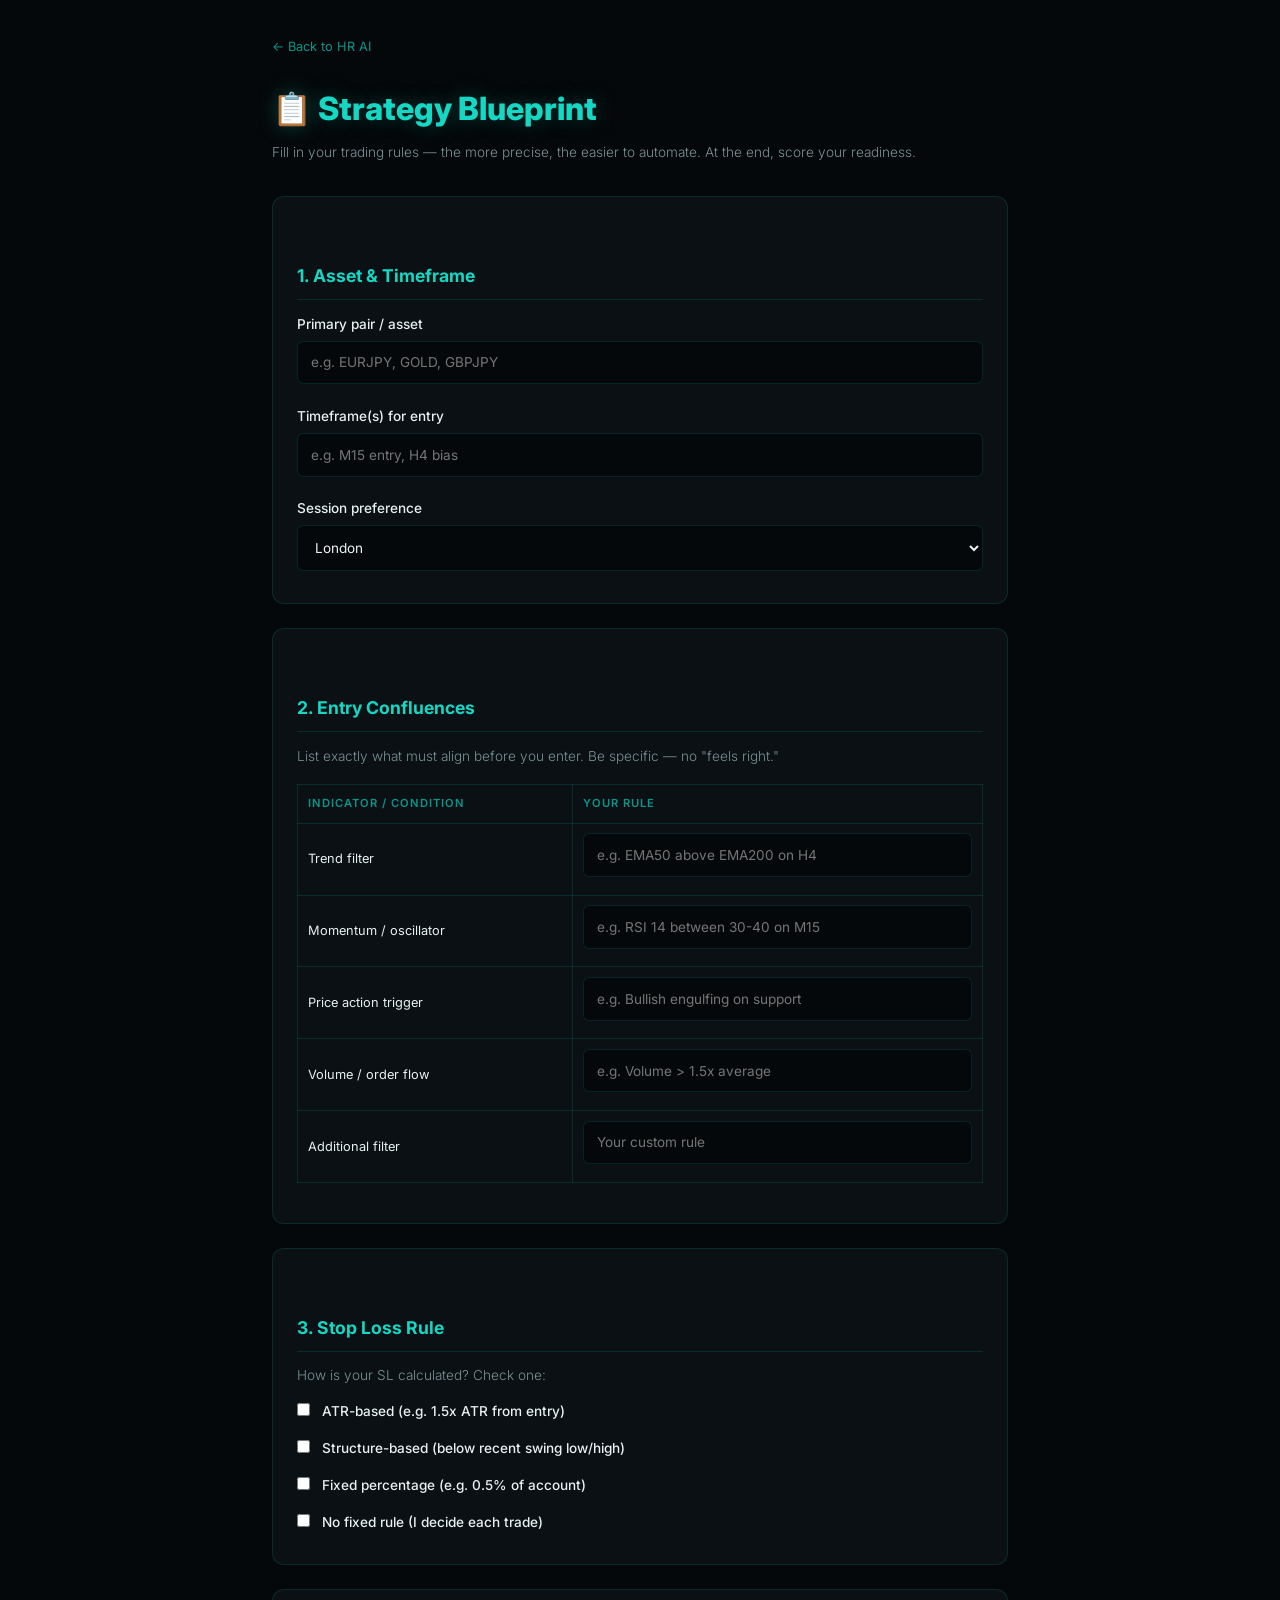
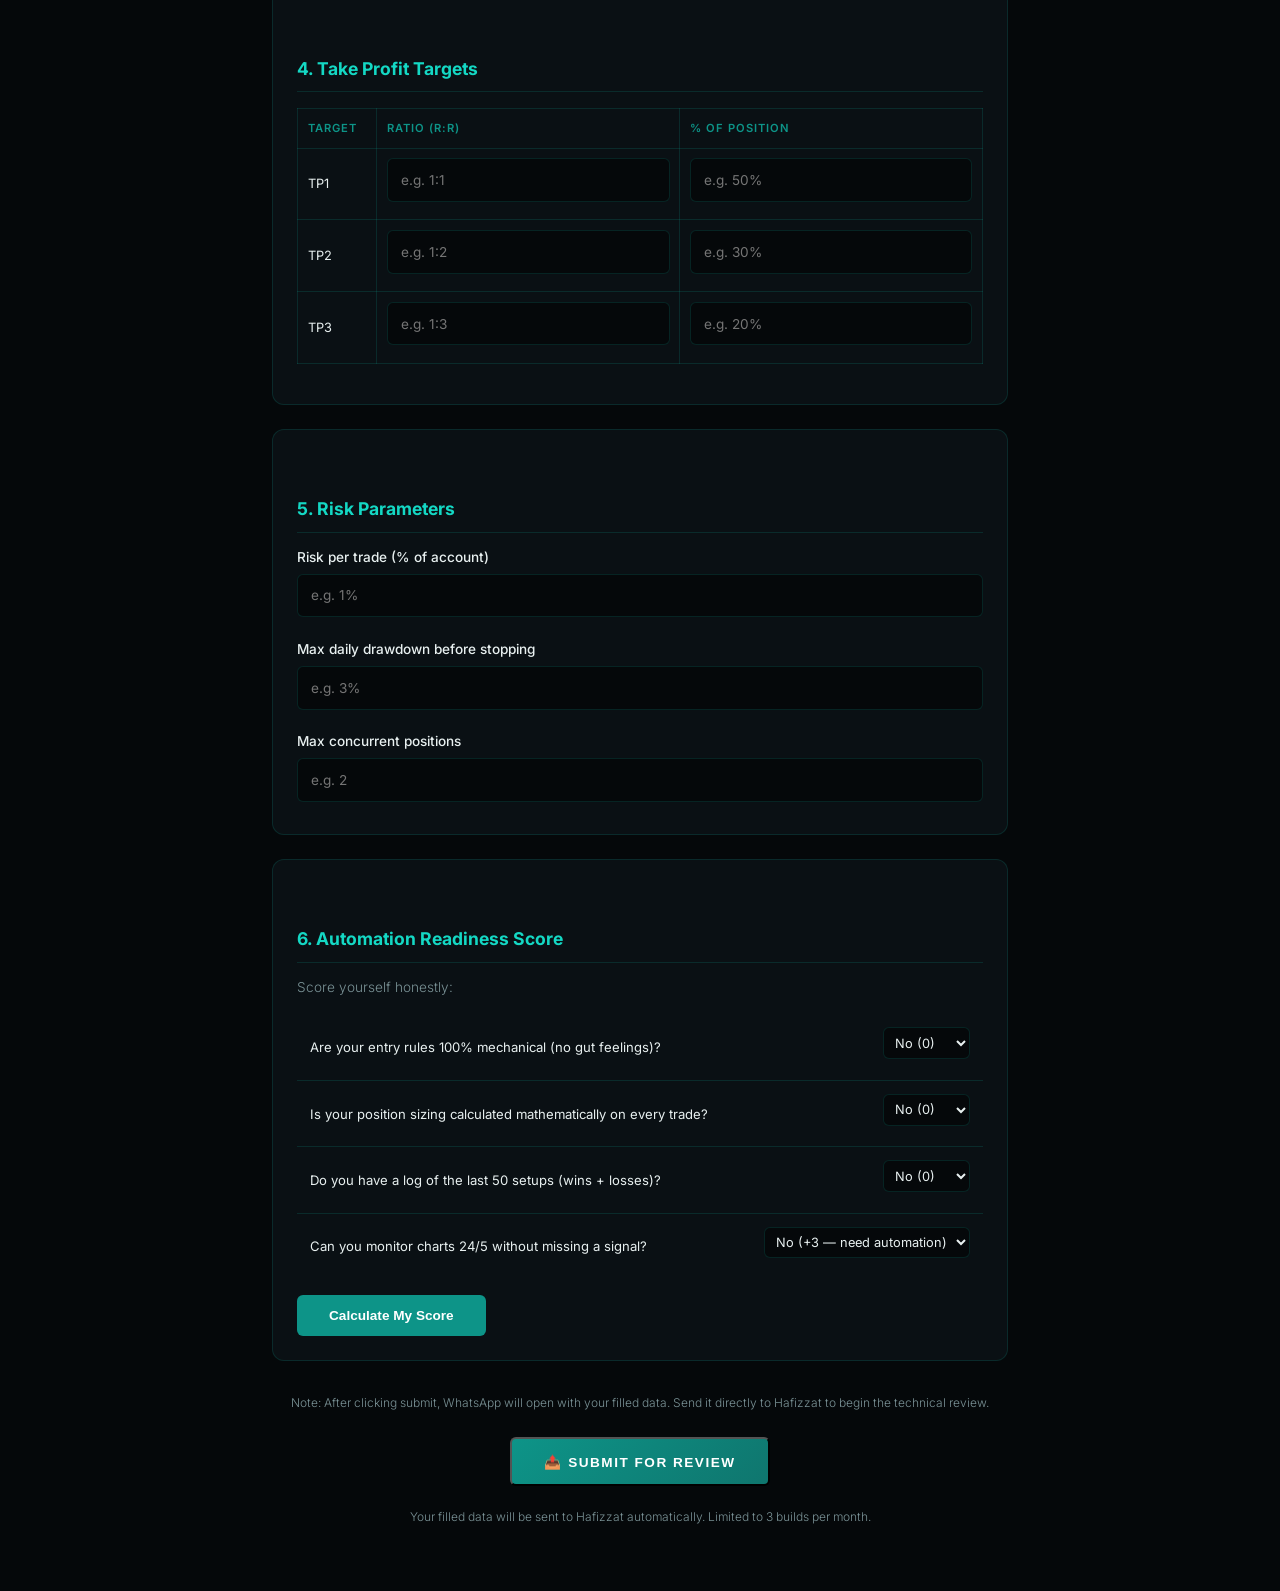
<file: blueprint.html>
<!DOCTYPE html>
<html lang="en">
<head>
<meta charset="UTF-8">
<meta name="viewport" content="width=device-width, initial-scale=1.0">
<title>Strategy Blueprint — HR AI</title>
<link href="https://fonts.googleapis.com/css2?family=Inter:wght@300;400;500;600;700;800;900&family=JetBrains+Mono:wght@400;500;700&display=swap" rel="stylesheet">
<style>
* { margin:0; padding:0; box-sizing:border-box; }
:root {
  --cyan: #0d9488; --cyan-bright: #14d8c4; --cyan-glow: rgba(13,148,136,0.4);
  --cyan-dim: rgba(13,148,136,0.15); --bg: #05080a; --bg-card: rgba(13,20,25,0.7);
  --text: #e8f0f0; --text-dim: #7a9296; --border: rgba(13,148,136,0.2);
}
body { font-family:'Inter',sans-serif; background:var(--bg); color:var(--text); padding:2rem; max-width:800px; margin:0 auto; line-height:1.7; }
h1 { color:var(--cyan-bright); font-size:2rem; font-weight:800; margin-bottom:0.3rem; text-shadow:0 0 20px var(--cyan-glow); }
h2 { color:var(--cyan-bright); font-size:1.1rem; font-weight:700; margin-top:2.5rem; margin-bottom:0.8rem; border-bottom:1px solid var(--border); padding-bottom:0.5rem; }
h3 { font-size:0.95rem; font-weight:600; margin-top:1.5rem; margin-bottom:0.5rem; }
p, li { color:var(--text-dim); font-size:0.85rem; font-weight:300; }
.section { background:var(--bg-card); border:1px solid var(--border); border-radius:12px; padding:1.5rem; margin-bottom:1.5rem; }
label { display:block; font-size:0.85rem; margin:0.8rem 0 0.3rem; color:var(--text); font-weight:500; }
input, textarea, select { width:100%; padding:0.8rem; border-radius:6px; border:1px solid var(--border); background:var(--bg); color:var(--text); font-family:'Inter',sans-serif; font-size:0.85rem; margin-bottom:0.5rem; }
input:focus, textarea:focus { outline:none; border-color:var(--cyan); }
table { width:100%; border-collapse:collapse; margin:1rem 0; font-size:0.8rem; }
td, th { border:1px solid var(--border); padding:0.6rem; text-align:left; }
th { color:var(--cyan); font-weight:600; font-size:0.7rem; text-transform:uppercase; letter-spacing:1px; }
.quiz-item { display:flex; justify-content:space-between; align-items:center; padding:0.8rem; border-bottom:1px solid var(--border); }
.quiz-item:last-child { border-bottom:none; }
.quiz-item span { font-size:0.82rem; color:var(--text); }
.quiz-item select { width:auto; padding:0.4rem; font-size:0.8rem; }
.score-box { text-align:center; padding:1.5rem; border:1px solid var(--cyan); border-radius:12px; margin:1.5rem 0; background:var(--cyan-dim); }
.score-box .num { font-family:'JetBrains Mono',monospace; font-size:2.5rem; color:var(--cyan-bright); text-shadow:0 0 20px var(--cyan-glow); }
.btn { display:inline-block; padding:0.9rem 2rem; border-radius:6px; text-decoration:none; font-weight:700; font-size:0.85rem; text-transform:uppercase; letter-spacing:1.5px; margin:0.5rem 0; }
.btn-primary { background:linear-gradient(135deg,var(--cyan),#0f766e); color:#fff; }
.btn-outline { border:1px solid var(--border); color:var(--cyan-bright); background:transparent; }
.back { color:var(--cyan); text-decoration:none; font-size:0.8rem; display:inline-block; margin-bottom:1.5rem; }
.calc-btn { background:var(--cyan); color:#fff; border:none; padding:0.8rem 2rem; border-radius:6px; cursor:pointer; font-weight:700; font-size:0.85rem; margin-top:1rem; }
.calc-btn:hover { box-shadow:0 0 20px var(--cyan-glow); }
</style>
</head>
<body>
<a href="/hr-ai/" class="back">← Back to HR AI</a>
<h1>📋 Strategy Blueprint</h1>
<p style="margin-bottom:2rem;">Fill in your trading rules — the more precise, the easier to automate. At the end, score your readiness.</p>

<div class="section">
<h2>1. Asset & Timeframe</h2>
<label>Primary pair / asset</label>
<input id="asset" type="text" placeholder="e.g. EURJPY, GOLD, GBPJPY">
<label>Timeframe(s) for entry</label>
<input id="timeframe" type="text" placeholder="e.g. M15 entry, H4 bias">
<label>Session preference</label>
<select id="session"><option>London</option><option>New York</option><option>Asian</option><option>Any / All</option></select>
</div>

<div class="section">
<h2>2. Entry Confluences</h2>
<p style="margin-bottom:0.8rem;">List exactly what must align before you enter. Be specific — no "feels right."</p>
<table>
<tr><th>Indicator / Condition</th><th>Your Rule</th></tr>
<tr><td>Trend filter</td><td><input placeholder="e.g. EMA50 above EMA200 on H4"></td></tr>
<tr><td>Momentum / oscillator</td><td><input placeholder="e.g. RSI 14 between 30-40 on M15"></td></tr>
<tr><td>Price action trigger</td><td><input placeholder="e.g. Bullish engulfing on support"></td></tr>
<tr><td>Volume / order flow</td><td><input placeholder="e.g. Volume > 1.5x average"></td></tr>
<tr><td>Additional filter</td><td><input placeholder="Your custom rule"></td></tr>
</table>
</div>

<div class="section">
<h2>3. Stop Loss Rule</h2>
<p>How is your SL calculated? Check one:</p>
<label><input type="checkbox" style="width:auto; margin-right:0.5rem;"> ATR-based (e.g. 1.5x ATR from entry)</label>
<label><input type="checkbox" style="width:auto; margin-right:0.5rem;"> Structure-based (below recent swing low/high)</label>
<label><input type="checkbox" style="width:auto; margin-right:0.5rem;"> Fixed percentage (e.g. 0.5% of account)</label>
<label><input type="checkbox" style="width:auto; margin-right:0.5rem;"> No fixed rule (I decide each trade)</label>
</div>

<div class="section">
<h2>4. Take Profit Targets</h2>
<table>
<tr><th>Target</th><th>Ratio (R:R)</th><th>% of position</th></tr>
<tr><td>TP1</td><td><input placeholder="e.g. 1:1"></td><td><input placeholder="e.g. 50%"></td></tr>
<tr><td>TP2</td><td><input placeholder="e.g. 1:2"></td><td><input placeholder="e.g. 30%"></td></tr>
<tr><td>TP3</td><td><input placeholder="e.g. 1:3"></td><td><input placeholder="e.g. 20%"></td></tr>
</table>
</div>

<div class="section">
<h2>5. Risk Parameters</h2>
<label>Risk per trade (% of account)</label>
<input id="risk" type="text" placeholder="e.g. 1%">
<label>Max daily drawdown before stopping</label>
<input id="maxdd" type="text" placeholder="e.g. 3%">
<label>Max concurrent positions</label>
<input id="maxpos" type="text" placeholder="e.g. 2">
</div>

<div class="section">
<h2>6. Automation Readiness Score</h2>
<p style="margin-bottom:1rem;">Score yourself honestly:</p>
<div id="quiz">
<div class="quiz-item"><span>Are your entry rules 100% mechanical (no gut feelings)?</span> <select class="q"><option value="0">No (0)</option><option value="2">Yes (+2)</option></select></div>
<div class="quiz-item"><span>Is your position sizing calculated mathematically on every trade?</span> <select class="q"><option value="0">No (0)</option><option value="2">Yes (+2)</option></select></div>
<div class="quiz-item"><span>Do you have a log of the last 50 setups (wins + losses)?</span> <select class="q"><option value="0">No (0)</option><option value="2">Yes (+2)</option></select></div>
<div class="quiz-item"><span>Can you monitor charts 24/5 without missing a signal?</span> <select class="q"><option value="3">No (+3 — need automation)</option><option value="0">Yes (0)</option></select></div>
</div>
<button class="calc-btn" onclick="calcScore()" type="button">Calculate My Score</button>
<div id="score-result" style="display:none;" class="score-box">
<div class="num" id="score-num">0</div>
<p id="score-msg" style="color:var(--text-dim); margin-top:0.5rem;"></p>
</div>
</div>

<script>
function calcScore() {
  const selects = document.querySelectorAll('.q');
  let total = 0;
  selects.forEach(s => total += parseInt(s.value) || 0);
  document.getElementById('score-num').textContent = total + ' / 9';
  document.getElementById('score-result').style.display = 'block';
  const msg = document.getElementById('score-msg');
  if (total >= 6) {
    msg.innerHTML = '✅ Your strategy is mathematically ready for automation.<br>Send a screenshot of your completed worksheet to Hafizzat for a free logic review.';
  } else {
    msg.innerHTML = "📝 Your strategy has discretionary noise. Let's clean it up.<br>Send your current rules to Hafizzat — he'll help structure them into a codeable framework.";
  }
}
// Attach event listener after DOM loads
document.addEventListener('DOMContentLoaded', function() {
  var btn = document.querySelector('.calc-btn');
  if (btn) btn.addEventListener('click', calcScore);
});
</script>

<script>
function submitToWhatsApp() {
  // Grab values
  const asset = document.getElementById('asset')?.value || 'Not specified';
  const tf = document.getElementById('timeframe')?.value || 'Not specified';
  const session = document.getElementById('session')?.value || 'Not specified';
  const risk = document.getElementById('risk')?.value || 'Not specified';
  const maxdd = document.getElementById('maxdd')?.value || 'Not specified';
  const maxpos = document.getElementById('maxpos')?.value || 'Not specified';
  
  // Calculate score
  const selects = document.querySelectorAll('.q');
  let score = 0;
  selects.forEach(s => score += parseInt(s.value) || 0);
  const status = score >= 6 ? 'Ready' : 'Needs structuring';
  
  // Check which SL method is checked
  const slChecks = document.querySelectorAll('input[type="checkbox"]');
  let slMethod = '';
  slChecks.forEach(c => { if(c.checked) slMethod += c.parentElement.textContent.trim() + ' | '; });
  slMethod = slMethod || 'Not specified';
  
  // Build message
  const text = `Hi Hafizzat, I've completed my Strategy Blueprint.\n\n` +
    `*My System Stats:*\n` +
    `\u2022 *Readiness Score:* ${score}/9 (${status})\n` +
    `\u2022 *Primary Asset:* ${asset}\n` +
    `\u2022 *Timeframe:* ${tf}\n` +
    `\u2022 *Session:* ${session}\n` +
    `\u2022 *Risk per Trade:* ${risk}\n` +
    `\u2022 *Max Daily Drawdown:* ${maxdd}\n` +
    `\u2022 *SL Method:* ${slMethod.trim()}\n\n` +
    `Can you review my entry rules to see if they fit your deployment queue?`;
  
  window.location.href = `https://wa.me/60133355669?text=${encodeURIComponent(text)}`;
}
</script>

<div style="text-align:center; margin:2rem 0;">
<p style="font-size:0.75rem; color:var(--text-dim); margin-bottom:1rem;">Note: After clicking submit, WhatsApp will open with your filled data. Send it directly to Hafizzat to begin the technical review.</p>
<button onclick="submitToWhatsApp()" class="btn btn-primary">📤 Submit for Review</button>
<p style="margin-top:0.8rem; font-size:0.75rem; color:var(--text-dim);">Your filled data will be sent to Hafizzat automatically. Limited to 3 builds per month.</p>
</div>
</body>
</html>
</file>
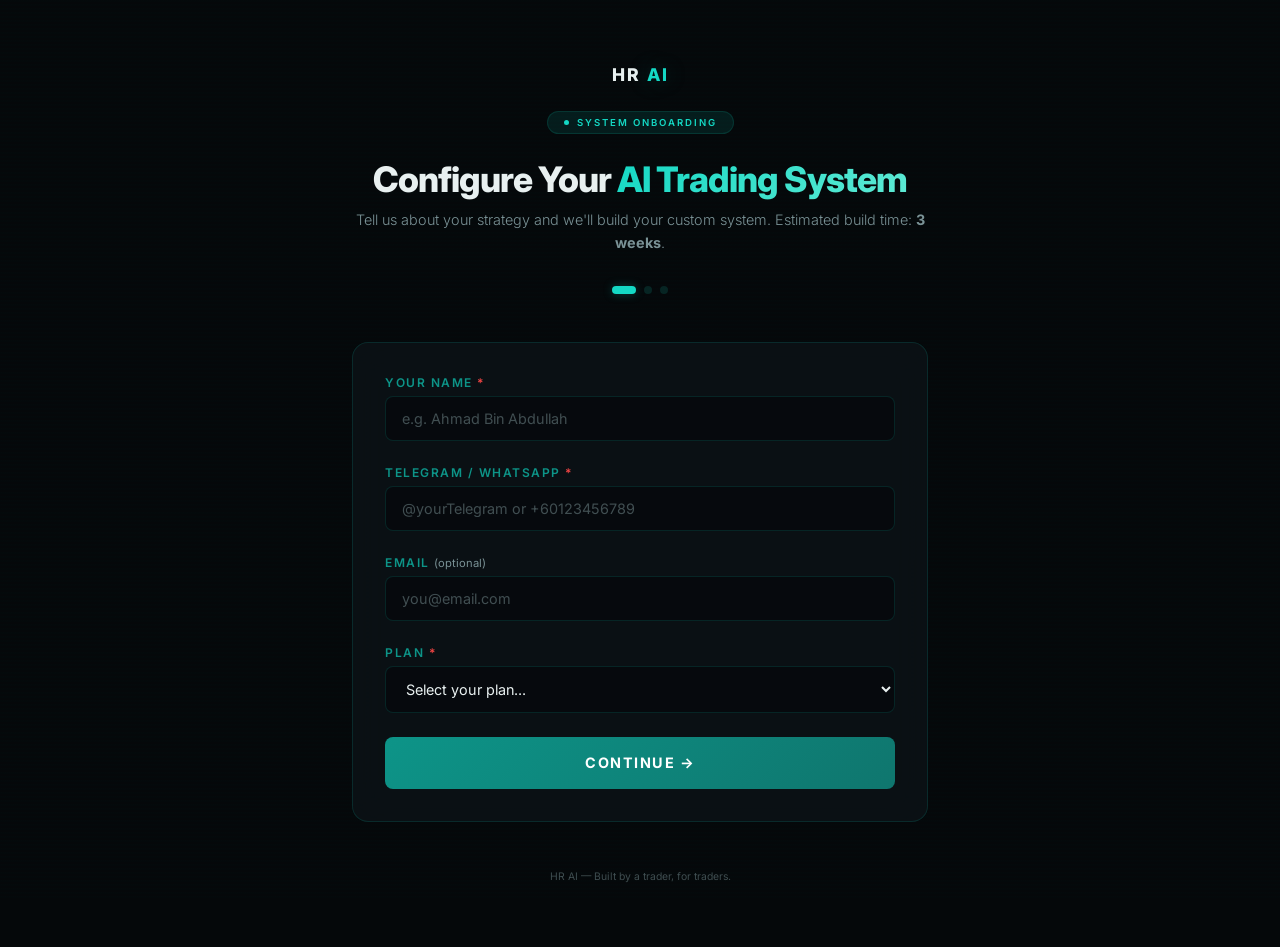
<file: onboard.html>
<!DOCTYPE html>
<html lang="en">
<head>
  <meta charset="UTF-8">
  <meta name="viewport" content="width=device-width, initial-scale=1.0">
  <title>HR AI — Onboard Your System</title>
  <link rel="preconnect" href="https://fonts.googleapis.com">
  <link href="https://fonts.googleapis.com/css2?family=Inter:wght@300;400;500;600;700;800;900&family=JetBrains+Mono:wght@400;500;700&display=swap" rel="stylesheet">
  <style>
    * { margin: 0; padding: 0; box-sizing: border-box; }
    :root {
      --cyan: #0d9488;
      --cyan-bright: #14d8c4;
      --cyan-glow: rgba(13, 148, 136, 0.4);
      --cyan-dim: rgba(13, 148, 136, 0.15);
      --bg: #05080a;
      --bg-card: rgba(13, 20, 25, 0.7);
      --text: #e8f0f0;
      --text-dim: #7a9296;
      --border: rgba(13, 148, 136, 0.2);
      --ease-out: cubic-bezier(0.23, 1, 0.32, 1);
    }
    html { scroll-behavior: smooth; }
    body {
      font-family: 'Inter', sans-serif;
      background: var(--bg);
      color: var(--text);
      min-height: 100vh;
    }
    body::after {
      content: '';
      position: fixed;
      top: 0; left: 0;
      width: 100vw; height: 100vh;
      background: repeating-linear-gradient(0deg, transparent, transparent 2px, rgba(13, 148, 136, 0.015) 2px, rgba(13, 148, 136, 0.015) 4px);
      pointer-events: none;
      z-index: 1;
    }
    .content {
      position: relative;
      z-index: 2;
      max-width: 640px;
      margin: 0 auto;
      padding: 2rem;
    }
    ::-webkit-scrollbar { width: 4px; }
    ::-webkit-scrollbar-track { background: transparent; }
    ::-webkit-scrollbar-thumb { background: var(--cyan); border-radius: 10px; }
    .header { text-align: center; padding: 2rem 0 1rem; }
    .logo { font-weight: 800; font-size: 1.1rem; color: var(--text); text-decoration: none; letter-spacing: 2px; text-transform: uppercase; }
    .logo span { color: var(--cyan-bright); text-shadow: 0 0 20px var(--cyan-glow); }
    .badge {
      display: inline-flex; align-items: center; gap: 0.5rem;
      background: var(--cyan-dim); border: 1px solid var(--border);
      padding: 0.3rem 1rem; border-radius: 100px;
      font-size: 0.6rem; font-weight: 600; text-transform: uppercase;
      letter-spacing: 2px; color: var(--cyan-bright); margin-bottom: 1.5rem;
    }
    .badge .dot { width: 5px; height: 5px; background: var(--cyan-bright); border-radius: 50%; animation: blink 1.5s infinite; }
    @keyframes blink { 0%, 100% { opacity: 1; } 50% { opacity: 0.2; } }
    h1 { font-size: 2.2rem; font-weight: 800; letter-spacing: -1px; margin-bottom: 0.5rem; }
    h1 .gradient { background: linear-gradient(135deg, var(--cyan-bright), #5eead4); -webkit-background-clip: text; -webkit-text-fill-color: transparent; }
    .sub { color: var(--text-dim); font-size: 0.9rem; line-height: 1.6; font-weight: 300; margin-bottom: 2rem; }
    .step-indicator { display: flex; justify-content: center; gap: 0.5rem; margin-bottom: 2rem; }
    .step-dot { width: 8px; height: 8px; border-radius: 50%; background: var(--border); transition: all 0.3s; }
    .step-dot.active { background: var(--cyan-bright); box-shadow: 0 0 10px var(--cyan-glow); width: 24px; border-radius: 4px; }
    .step-dot.done { background: var(--cyan); }
    .card { background: var(--bg-card); backdrop-filter: blur(20px); border: 1px solid var(--border); border-radius: 16px; padding: 2rem; margin-bottom: 1rem; }
    .form-group { margin-bottom: 1.5rem; }
    .form-group:last-child { margin-bottom: 0; }
    label { display: block; font-size: 0.75rem; font-weight: 600; text-transform: uppercase; letter-spacing: 1.5px; color: var(--cyan); margin-bottom: 0.4rem; }
    label .required { color: #ef4444; }
    label .hint { font-weight: 400; text-transform: none; letter-spacing: 0; color: var(--text-dim); font-size: 0.7rem; }
    input, textarea, select {
      width: 100%; padding: 0.8rem 1rem;
      background: rgba(5, 8, 10, 0.6); border: 1px solid var(--border); border-radius: 8px;
      color: var(--text); font-family: 'Inter', sans-serif; font-size: 0.9rem;
      transition: border-color 0.3s, box-shadow 0.3s; outline: none;
    }
    input:focus, textarea:focus, select:focus { border-color: var(--cyan); box-shadow: 0 0 20px var(--cyan-glow); }
    input::placeholder, textarea::placeholder { color: var(--text-dim); opacity: 0.5; }
    select { cursor: pointer; }
    select option { background: #0a1518; color: var(--text); }
    textarea { min-height: 100px; resize: vertical; }
    .input-row { display: grid; grid-template-columns: 1fr 1fr; gap: 1rem; }
    @media (max-width: 500px) { .input-row { grid-template-columns: 1fr; } }
    .tag-group { display: flex; flex-wrap: wrap; gap: 0.5rem; }
    .tag-btn {
      padding: 0.4rem 1rem; background: transparent; border: 1px solid var(--border);
      border-radius: 100px; color: var(--text-dim); font-size: 0.8rem;
      cursor: pointer; transition: all 0.2s; font-family: 'Inter', sans-serif;
    }
    .tag-btn:hover { border-color: var(--cyan); color: var(--cyan-bright); }
    .tag-btn.selected { background: var(--cyan-dim); border-color: var(--cyan); color: var(--cyan-bright); box-shadow: 0 0 10px var(--cyan-glow); }
    .btn-primary {
      display: block; width: 100%; padding: 1.1rem;
      background: linear-gradient(135deg, var(--cyan), #0f766e);
      color: #fff; border: none; border-radius: 8px;
      font-size: 0.9rem; font-weight: 700; cursor: pointer;
      text-transform: uppercase; letter-spacing: 1.5px;
      transition: transform 0.15s, box-shadow 0.3s; font-family: 'Inter', sans-serif;
      position: relative; overflow: hidden;
    }
    .btn-primary:hover { transform: translateY(-2px); box-shadow: 0 0 40px var(--cyan-glow); }
    .btn-primary:active { transform: scale(0.97); }
    .btn-primary:disabled { opacity: 0.5; cursor: not-allowed; transform: none; }
    .success-screen { display: none; text-align: center; padding: 3rem 1rem; }
    .success-screen.show { display: block; }
    .form-screen.hide { display: none; }
    .success-icon { width: 64px; height: 64px; margin: 0 auto 1rem; border: 2px solid var(--cyan); border-radius: 50%; display: flex; align-items: center; justify-content: center; font-size: 2rem; box-shadow: 0 0 30px var(--cyan-glow); }
    .success-screen h2 { font-size: 1.5rem; margin-bottom: 0.5rem; }
    .success-screen p { color: var(--text-dim); font-size: 0.85rem; line-height: 1.6; margin-bottom: 2rem; }
    .whatsapp-btn { display: inline-block; padding: 0.9rem 2rem; background: #25d366; color: #fff; border: none; border-radius: 8px; font-size: 0.85rem; font-weight: 700; cursor: pointer; text-decoration: none; text-transform: uppercase; letter-spacing: 1px; transition: transform 0.15s; font-family: 'Inter', sans-serif; }
    .whatsapp-btn:hover { transform: translateY(-2px); box-shadow: 0 0 30px rgba(37,211,102,0.3); }
    .spinner { display: inline-block; width: 16px; height: 16px; border: 2px solid rgba(255,255,255,0.3); border-top-color: #fff; border-radius: 50%; animation: spin 0.6s linear infinite; vertical-align: middle; margin-right: 0.5rem; }
    @keyframes spin { to { transform: rotate(360deg); } }
    @media (prefers-reduced-motion: reduce) { *, *::before, *::after { animation-duration: 0.01ms !important; transition-duration: 0.01ms !important; } }
    .footer-text { text-align: center; color: var(--text-dim); font-size: 0.65rem; padding: 2rem 0; opacity: 0.5; }
  </style>
</head>
<body>
  <div class="content">
    <div class="header">
      <div class="logo">HR <span>AI</span></div>
      <div style="margin-top:1.5rem;">
        <div class="badge"><span class="dot"></span> SYSTEM ONBOARDING</div>
        <h1>Configure Your <span class="gradient">AI Trading System</span></h1>
        <p class="sub">Tell us about your strategy and we'll build your custom system. Estimated build time: <strong>3 weeks</strong>.</p>
      </div>
      <div class="step-indicator">
        <div class="step-dot active"></div>
        <div class="step-dot"></div>
        <div class="step-dot"></div>
      </div>
    </div>

    <div class="form-screen" id="formScreen">
      <div class="card">
        <form id="onboardForm" novalidate>
          <div id="step1">
            <div class="form-group">
              <label>Your Name <span class="required">*</span></label>
              <input type="text" id="name" placeholder="e.g. Ahmad Bin Abdullah" required>
            </div>
            <div class="form-group">
              <label>Telegram / WhatsApp <span class="required">*</span></label>
              <input type="text" id="contact" placeholder="@yourTelegram or +60123456789" required>
            </div>
            <div class="form-group">
              <label>Email <span class="hint">(optional)</span></label>
              <input type="email" id="email" placeholder="you@email.com">
            </div>
            <div class="form-group">
              <label>Plan <span class="required">*</span></label>
              <select id="plan" required>
                <option value="">Select your plan...</option>
                <option value="standard">Standard — $499/mo</option>
                <option value="early-access">Early Access — $20,000 ownership</option>
              </select>
            </div>
            <button type="button" class="btn-primary" onclick="nextStep(1)">Continue →</button>
          </div>
          <div id="step2" style="display:none;">
            <div class="form-group">
              <label>Pairs You Trade <span class="required">*</span></label>
              <div class="tag-group" id="pairs">
                <button type="button" class="tag-btn" data-value="EURUSD">EUR/USD</button>
                <button type="button" class="tag-btn" data-value="GBPUSD">GBP/USD</button>
                <button type="button" class="tag-btn" data-value="GOLD">GOLD (XAU/USD)</button>
                <button type="button" class="tag-btn" data-value="EURJPY">EUR/JPY</button>
                <button type="button" class="tag-btn" data-value="GBPJPY">GBP/JPY</button>
                <button type="button" class="tag-btn" data-value="GBPAUD">GBP/AUD</button>
                <button type="button" class="tag-btn" data-value="USDJPY">USD/JPY</button>
                <button type="button" class="tag-btn" data-value="BTCUSD">BTC/USD</button>
                <button type="button" class="tag-btn" data-value="ETHUSD">ETH/USD</button>
                <button type="button" class="tag-btn" data-value="other">Other</button>
              </div>
              <input type="text" id="pairs_other" placeholder="Other pairs..." style="display:none;margin-top:0.5rem;">
            </div>
            <div class="input-row">
              <div class="form-group">
                <label>Preferred Timeframes <span class="required">*</span></label>
                <div class="tag-group" id="timeframes">
                  <button type="button" class="tag-btn" data-value="M1">M1</button>
                  <button type="button" class="tag-btn" data-value="M5">M5</button>
                  <button type="button" class="tag-btn" data-value="M15">M15</button>
                  <button type="button" class="tag-btn" data-value="M30">M30</button>
                  <button type="button" class="tag-btn" data-value="H1">H1</button>
                  <button type="button" class="tag-btn" data-value="H4">H4</button>
                  <button type="button" class="tag-btn" data-value="D1">D1</button>
                </div>
              </div>
              <div class="form-group">
                <label>Risk Per Trade <span class="required">*</span></label>
                <select id="risk" required>
                  <option value="">Select...</option>
                  <option value="0.5">0.5%</option>
                  <option value="1" selected>1% (Recommended)</option>
                  <option value="1.5">1.5%</option>
                  <option value="2">2%</option>
                  <option value="custom">Custom</option>
                </select>
                <input type="text" id="risk_custom" placeholder="Your risk %" style="display:none;margin-top:0.5rem;">
              </div>
            </div>
            <div class="form-group">
              <label>Your Entry Rules <span class="required">*</span></label>
              <textarea id="entry_rules" placeholder="Describe your entry criteria. What confirms a trade? Examples:
- EMA crossover on H1
- Order block + FVG confirmation
- MACD divergence on M15
Be as detailed as possible..." required></textarea>
            </div>
            <div class="form-group">
              <label>Your Exit Rules <span class="hint">(how you take profit / cut loss)</span></label>
              <textarea id="exit_rules" placeholder="Describe your exit strategy. SL/TP placement, trailing stops, etc."></textarea>
            </div>
            <div style="display:flex;gap:0.5rem;">
              <button type="button" class="btn-primary" style="background:transparent;border:1px solid var(--border);color:var(--text-dim);flex:0 0 auto;padding:1.1rem 1.5rem;" onclick="prevStep(2)">← Back</button>
              <button type="button" class="btn-primary" onclick="nextStep(2)" style="flex:1;">Continue →</button>
            </div>
          </div>
          <div id="step3" style="display:none;">
            <div class="form-group">
              <label>Account Size <span class="hint">(for position sizing)</span></label>
              <input type="text" id="account_size" placeholder="e.g. $10,000">
            </div>
            <div class="form-group">
              <label>Broker</label>
              <input type="text" id="broker" placeholder="e.g. FxPro, IC Markets, etc.">
            </div>
            <div class="form-group">
              <label>Anything else? <span class="hint">(extra notes, specific indicators, special requests)</span></label>
              <textarea id="notes" placeholder="Any additional notes about your strategy, specific indicators you use, or questions..."></textarea>
            </div>
            <div class="form-group">
              <button type="submit" class="btn-primary" id="submitBtn">● Submit &amp; Start Build</button>
            </div>
            <div style="display:flex;gap:0.5rem;">
              <button type="button" class="btn-primary" style="background:transparent;border:1px solid var(--border);color:var(--text-dim);flex:0 0 auto;padding:1.1rem 1.5rem;" onclick="prevStep(3)">← Back</button>
            </div>
          </div>
        </form>
      </div>
    </div>

    <div class="success-screen" id="successScreen">
      <div class="success-icon">✓</div>
      <h2>Strategy Received! 🎯</h2>
      <p>Your system build is now in queue. Hafizzat will review your strategy and contact you on Telegram within 24 hours to start the assembly process.</p>
      <a href="https://t.me/MsRinaC" class="whatsapp-btn" target="_blank">💬 Message Hafizzat</a>
    </div>

    <div class="footer-text">HR AI — Built by a trader, for traders.</div>
  </div>

  <script>
    let currentStep = 1;
    let selectedPairs = [];
    let selectedTimeframes = [];

    document.querySelectorAll('.tag-btn').forEach(btn => {
      btn.addEventListener('click', function() {
        const group = this.closest('.tag-group');
        if (group.id === 'pairs' || group.id === 'timeframes') {
          this.classList.toggle('selected');
          updateSelections();
        }
      });
    });

    function updateSelections() {
      selectedPairs = [...document.querySelectorAll('#pairs .tag-btn.selected')].map(b => b.dataset.value);
      selectedTimeframes = [...document.querySelectorAll('#timeframes .tag-btn.selected')].map(b => b.dataset.value);
      document.getElementById('pairs_other').style.display = selectedPairs.includes('other') ? 'block' : 'none';
      document.getElementById('risk_custom').style.display = document.getElementById('risk').value === 'custom' ? 'block' : 'none';
    }

    document.getElementById('risk').addEventListener('change', updateSelections);

    function showStep(step) {
      document.getElementById('step1').style.display = step === 1 ? 'block' : 'none';
      document.getElementById('step2').style.display = step === 2 ? 'block' : 'none';
      document.getElementById('step3').style.display = step === 3 ? 'block' : 'none';
      document.querySelectorAll('.step-dot').forEach((d, i) => {
        d.classList.toggle('active', i + 1 === step);
        d.classList.toggle('done', i + 1 < step);
      });
      currentStep = step;
      window.scrollTo({ top: 0, behavior: 'smooth' });
    }

    function nextStep(from) {
      if (from === 1) {
        const name = document.getElementById('name').value.trim();
        const contact = document.getElementById('contact').value.trim();
        const plan = document.getElementById('plan').value;
        if (!name || !contact || !plan) { alert('Please fill in all required fields.'); return; }
        showStep(2);
      } else if (from === 2) {
        if (selectedPairs.length === 0 || selectedTimeframes.length === 0) { alert('Please select at least one pair and one timeframe.'); return; }
        if (!document.getElementById('entry_rules').value.trim()) { alert('Please describe your entry rules.'); return; }
        showStep(3);
      }
    }

    function prevStep(from) { showStep(from - 1); }

    document.getElementById('onboardForm').addEventListener('submit', async function(e) {
      e.preventDefault();
      const btn = document.getElementById('submitBtn');
      btn.disabled = true;
      btn.innerHTML = '<span class="spinner"></span> Submitting...';

      const pairsOther = document.getElementById('pairs_other').value.trim();
      let allPairs = [...selectedPairs];
      if (selectedPairs.includes('other') && pairsOther) {
        allPairs = allPairs.filter(p => p !== 'other').concat(pairsOther.split(',').map(s => s.trim()));
      }

      const risk = document.getElementById('risk').value;
      const riskVal = risk === 'custom' ? document.getElementById('risk_custom').value.trim() : risk + '%';

      const data = {
        name: document.getElementById('name').value.trim(),
        contact: document.getElementById('contact').value.trim(),
        email: document.getElementById('email').value.trim(),
        plan: document.getElementById('plan').value,
        pairs: allPairs.join(', '),
        timeframes: selectedTimeframes.join(', '),
        risk: riskVal,
        entry_rules: document.getElementById('entry_rules').value.trim(),
        exit_rules: document.getElementById('exit_rules').value.trim(),
        account_size: document.getElementById('account_size').value.trim(),
        broker: document.getElementById('broker').value.trim(),
        notes: document.getElementById('notes').value.trim()
      };

      // Try HTTPS Cloudflare Tunnel first
      const endpoints = [
        'https://dem-anchor-classic-catalog.trycloudflare.com/api/onboard',
        'http://43.156.228.6/api/onboard'
      ];

      for (const url of endpoints) {
        try {
          const resp = await fetch(url, {
            method: 'POST',
            headers: { 'Content-Type': 'application/json' },
            body: JSON.stringify(data)
          });
          if (resp.ok) {
            window.location.href = '/hr-ai/thankyou.html';
            return;
          }
        } catch(e) {}
      }

      btn.disabled = false;
      btn.innerHTML = '● Submit & Start Build';
      alert('Connection issue. Please message Hafizzat directly on Telegram: @MsRinaC');
    });
  </script>
</body>
</html>
</file>
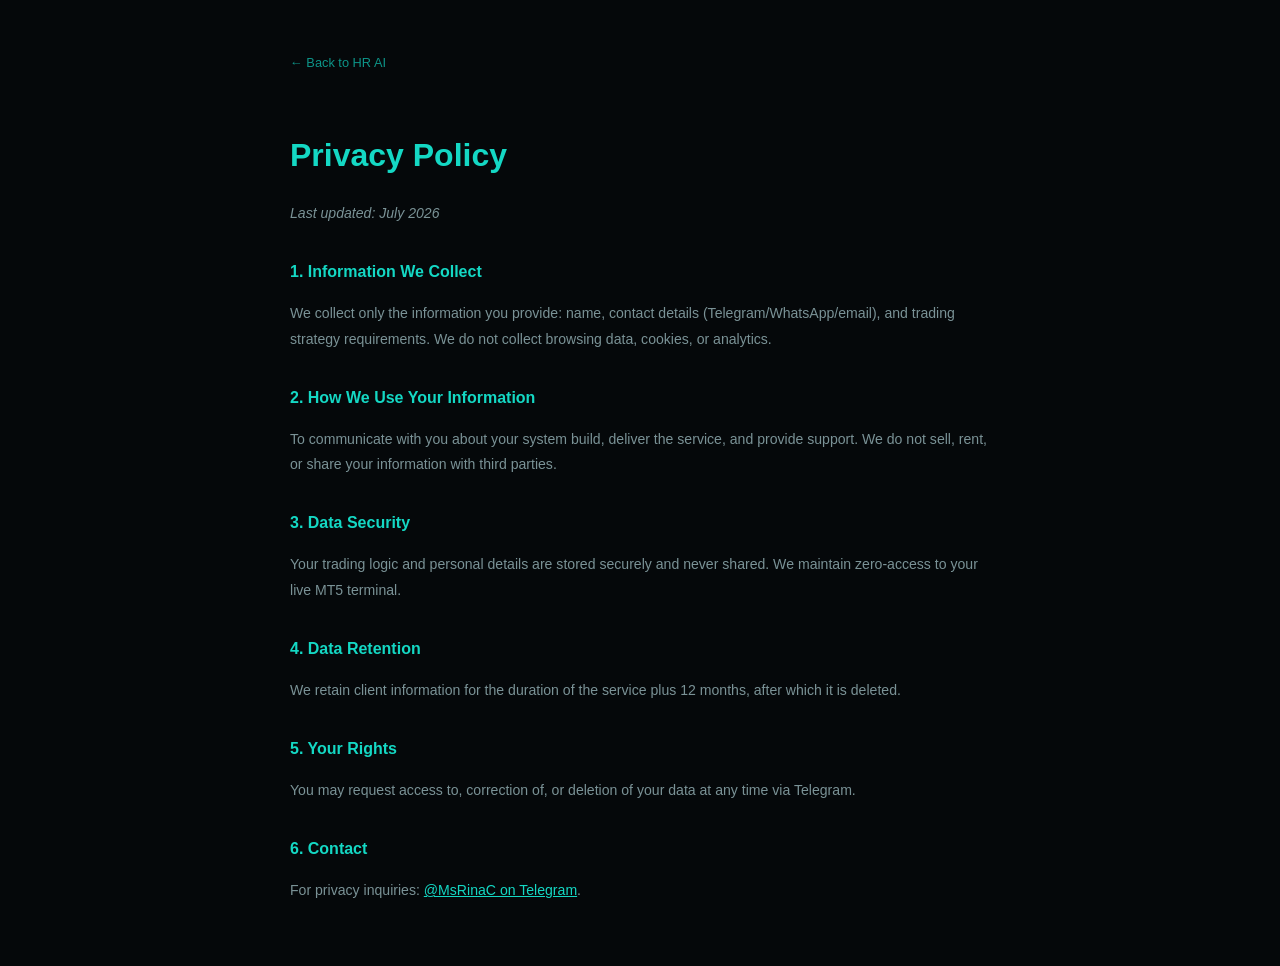
<file: privacy.html>
<!DOCTYPE html>
<html lang="en">
<head><meta charset="UTF-8"><meta name="viewport" content="width=device-width, initial-scale=1.0">
<title>Privacy Policy — HR AI</title>
<style>body{font-family:'Inter',sans-serif;background:#05080a;color:#e8f0f0;max-width:700px;margin:0 auto;padding:3rem 2rem;line-height:1.8;font-weight:300}
h1{color:#14d8c4;font-weight:800;margin-bottom:1rem}h2{color:#14d8c4;font-size:1rem;margin-top:2rem;font-weight:600}
p{color:#7a9296;font-size:0.88rem}a{color:#14d8c4}.back{display:inline-block;margin-bottom:2rem;color:#0d9488;text-decoration:none;font-size:0.8rem}</style></head>
<body>
<a href="/hr-ai/" class="back">← Back to HR AI</a>
<h1>Privacy Policy</h1>
<p><em>Last updated: July 2026</em></p>
<h2>1. Information We Collect</h2>
<p>We collect only the information you provide: name, contact details (Telegram/WhatsApp/email), and trading strategy requirements. We do not collect browsing data, cookies, or analytics.</p>
<h2>2. How We Use Your Information</h2>
<p>To communicate with you about your system build, deliver the service, and provide support. We do not sell, rent, or share your information with third parties.</p>
<h2>3. Data Security</h2>
<p>Your trading logic and personal details are stored securely and never shared. We maintain zero-access to your live MT5 terminal.</p>
<h2>4. Data Retention</h2>
<p>We retain client information for the duration of the service plus 12 months, after which it is deleted.</p>
<h2>5. Your Rights</h2>
<p>You may request access to, correction of, or deletion of your data at any time via Telegram.</p>
<h2>6. Contact</h2>
<p>For privacy inquiries: <a href="https://t.me/MsRinaC">@MsRinaC on Telegram</a>.</p>
</body>
</html>
</file>
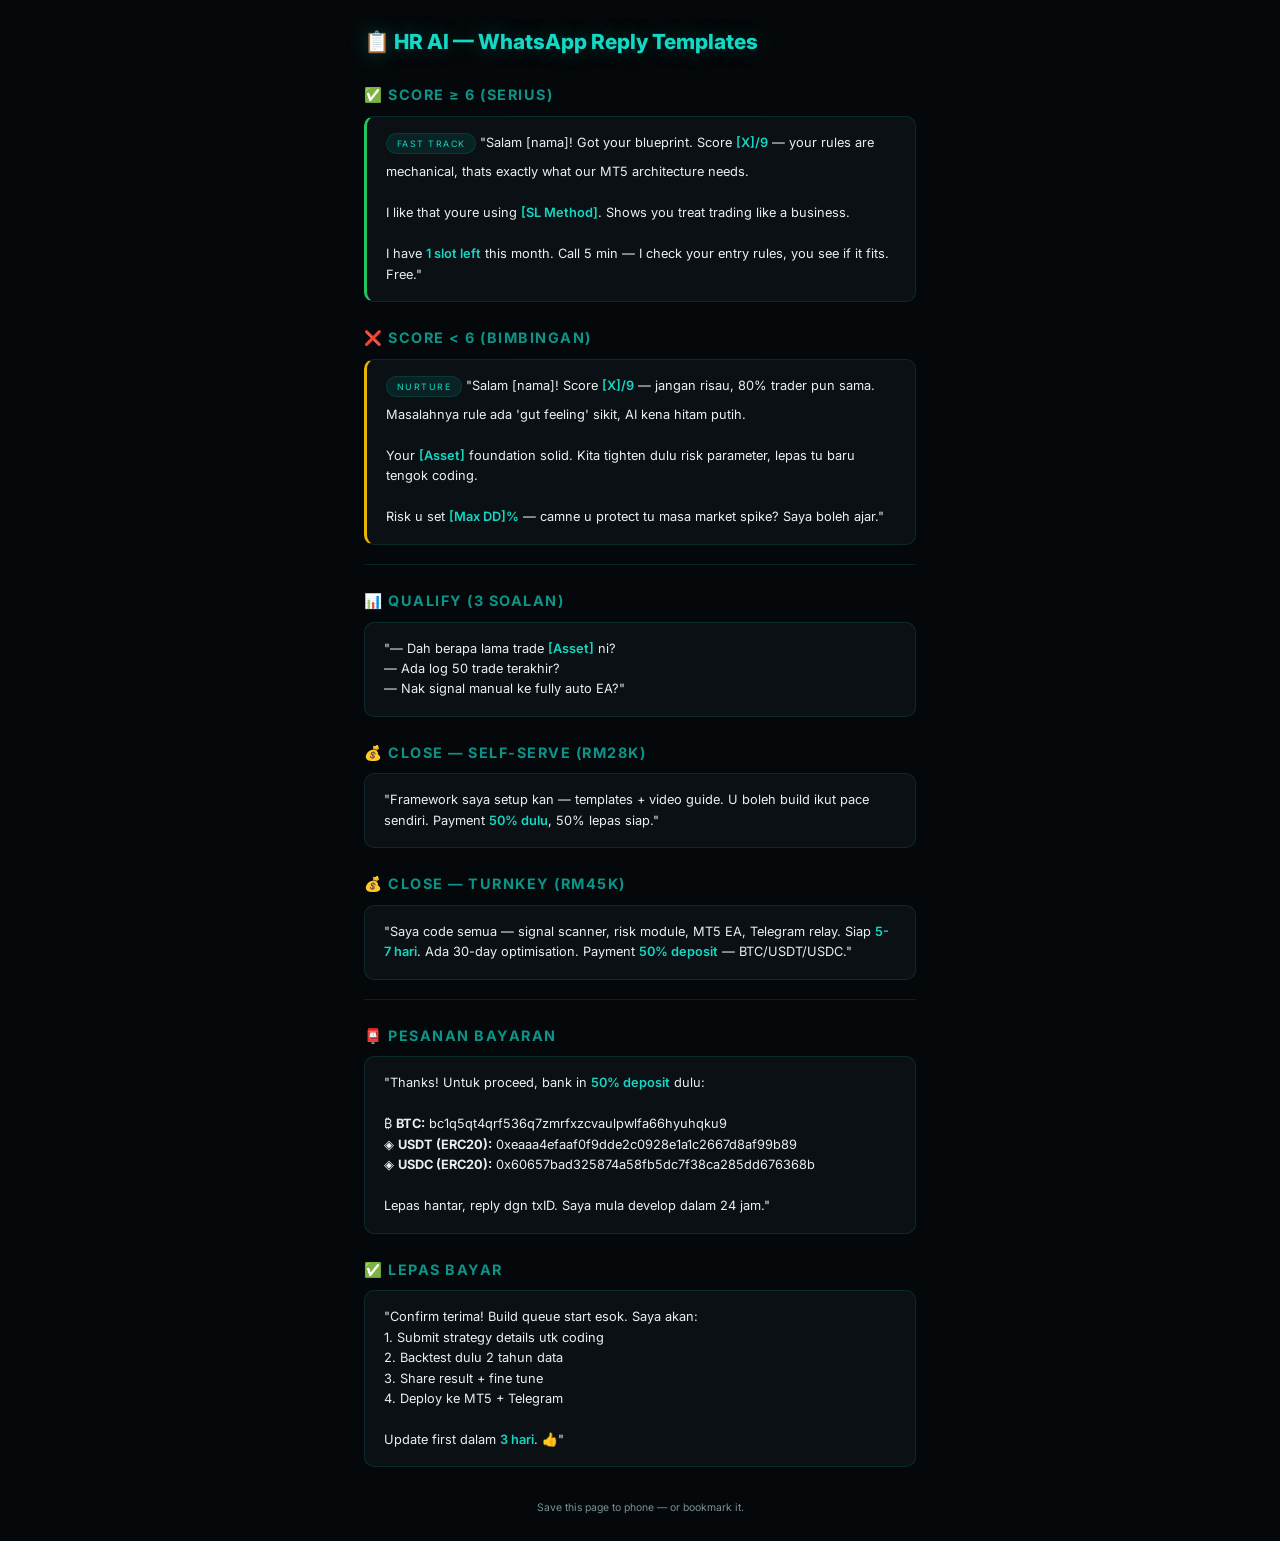
<file: reply-templates.html>
<!DOCTYPE html>
<html lang="en">
<head>
<meta charset="UTF-8">
<meta name="viewport" content="width=device-width, initial-scale=1.0">
<title>HR AI — Reply Templates</title>
<link href="https://fonts.googleapis.com/css2?family=Inter:wght@300;400;500;600;700;800;900&family=JetBrains+Mono:wght@400;500;700&display=swap" rel="stylesheet">
<style>
* { margin:0; padding:0; box-sizing:border-box; }
:root { --cyan: #0d9488; --cyan-bright: #14d8c4; --cyan-dim: rgba(13,148,136,0.15); --bg: #05080a; --bg-card: rgba(13,20,25,0.7); --text: #e8f0f0; --text-dim: #7a9296; --border: rgba(13,148,136,0.2); }
body { font-family:'Inter',sans-serif; background:var(--bg); color:var(--text); padding:1.5rem; max-width:600px; margin:0 auto; line-height:1.7; }
h1 { color:var(--cyan-bright); font-size:1.3rem; font-weight:800; margin-bottom:1.5rem; text-shadow:0 0 20px rgba(13,148,136,0.4); }
h2 { color:var(--cyan); font-size:0.9rem; font-weight:700; margin:1.5rem 0 0.5rem; text-transform:uppercase; letter-spacing:1.5px; }
.card { background:var(--bg-card); border:1px solid var(--border); border-radius:10px; padding:1rem 1.2rem; margin-bottom:1rem; font-size:0.8rem; color:var(--text); line-height:1.6; }
.tag { display:inline-block; background:var(--cyan-dim); border:1px solid var(--border); font-size:0.55rem; text-transform:uppercase; letter-spacing:1.5px; padding:0.15rem 0.6rem; border-radius:100px; color:var(--cyan-bright); margin-bottom:0.5rem; }
.green { border-left:3px solid #22c55e; }
.yellow { border-left:3px solid #eab308; }
hr { border:none; border-top:1px solid var(--border); margin:1.2rem 0; }
.b { color:var(--cyan-bright); font-weight:600; }
</style>
</head>
<body>
<h1>📋 HR AI — WhatsApp Reply Templates</h1>

<h2>✅ Score ≥ 6 (SERIUS)</h2>
<div class="card green">
<div class="tag">Fast Track</div>
"Salam [nama]! Got your blueprint. Score <span class="b">[X]/9</span> — your rules are mechanical, thats exactly what our MT5 architecture needs.<br><br>
I like that youre using <span class="b">[SL Method]</span>. Shows you treat trading like a business.<br><br>
I have <span class="b">1 slot left</span> this month. Call 5 min — I check your entry rules, you see if it fits. Free."
</div>

<h2>❌ Score < 6 (BIMBINGAN)</h2>
<div class="card yellow">
<div class="tag">Nurture</div>
"Salam [nama]! Score <span class="b">[X]/9</span> — jangan risau, 80% trader pun sama. Masalahnya rule ada 'gut feeling' sikit, AI kena hitam putih.<br><br>
Your <span class="b">[Asset]</span> foundation solid. Kita tighten dulu risk parameter, lepas tu baru tengok coding.<br><br>
Risk u set <span class="b">[Max DD]%</span> — camne u protect tu masa market spike? Saya boleh ajar."
</div>

<hr>

<h2>📊 QUALIFY (3 Soalan)</h2>
<div class="card">
"— Dah berapa lama trade <span class="b">[Asset]</span> ni?<br>
— Ada log 50 trade terakhir?<br>
— Nak signal manual ke fully auto EA?"
</div>

<h2>💰 CLOSE — Self-Serve (RM28k)</h2>
<div class="card">
"Framework saya setup kan — templates + video guide. U boleh build ikut pace sendiri. Payment <span class="b">50% dulu</span>, 50% lepas siap."
</div>

<h2>💰 CLOSE — Turnkey (RM45k)</h2>
<div class="card">
"Saya code semua — signal scanner, risk module, MT5 EA, Telegram relay. Siap <span class="b">5-7 hari</span>. Ada 30-day optimisation. Payment <span class="b">50% deposit</span> — BTC/USDT/USDC."
</div>

<hr>

<h2>📮 PESANAN BAYARAN</h2>
<div class="card">
"Thanks! Untuk proceed, bank in <span class="b">50% deposit</span> dulu:<br><br>
₿ <b>BTC:</b> bc1q5qt4qrf536q7zmrfxzcvaulpwlfa66hyuhqku9<br>
◈ <b>USDT (ERC20):</b> 0xeaaa4efaaf0f9dde2c0928e1a1c2667d8af99b89<br>
◈ <b>USDC (ERC20):</b> 0x60657bad325874a58fb5dc7f38ca285dd676368b<br><br>
Lepas hantar, reply dgn txID. Saya mula develop dalam 24 jam."
</div>

<h2>✅ LEPAS BAYAR</h2>
<div class="card">
"Confirm terima! Build queue start esok. Saya akan:<br>
1. Submit strategy details utk coding<br>
2. Backtest dulu 2 tahun data<br>
3. Share result + fine tune<br>
4. Deploy ke MT5 + Telegram<br><br>
Update first dalam <span class="b">3 hari</span>. 👍"
</div>

<p style="text-align:center; margin-top:2rem; font-size:0.65rem; color:var(--text-dim);">Save this page to phone — or bookmark it.</p>
</body>
</html>
</file>
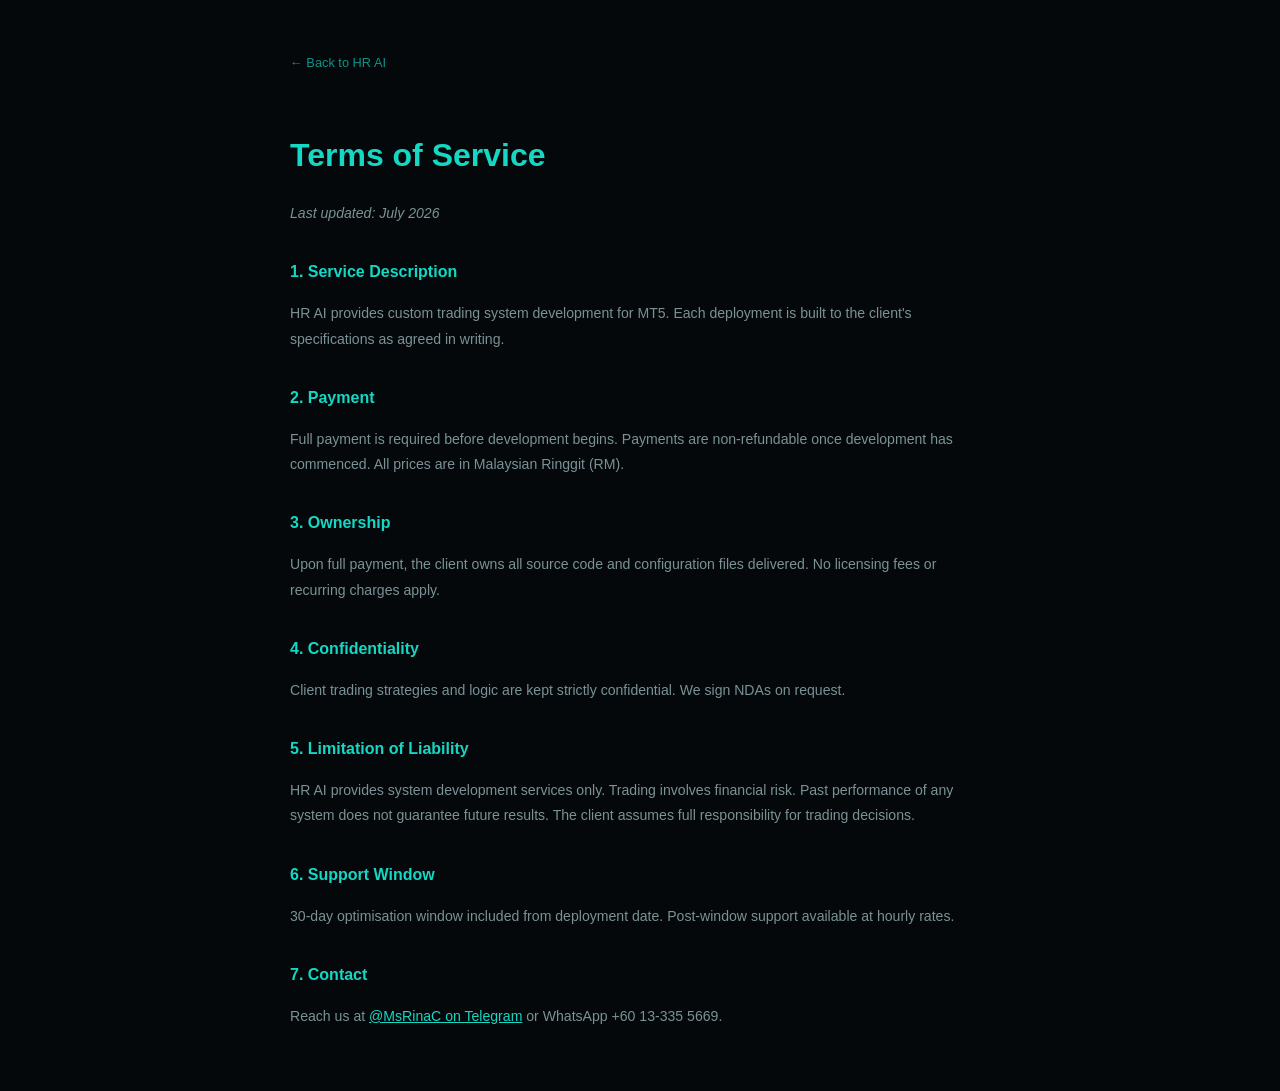
<file: terms.html>
<!DOCTYPE html>
<html lang="en">
<head><meta charset="UTF-8"><meta name="viewport" content="width=device-width, initial-scale=1.0">
<title>Terms of Service — HR AI</title>
<style>body{font-family:'Inter',sans-serif;background:#05080a;color:#e8f0f0;max-width:700px;margin:0 auto;padding:3rem 2rem;line-height:1.8;font-weight:300}
h1{color:#14d8c4;font-weight:800;margin-bottom:1rem}h2{color:#14d8c4;font-size:1rem;margin-top:2rem;font-weight:600}
p{color:#7a9296;font-size:0.88rem}a{color:#14d8c4}.back{display:inline-block;margin-bottom:2rem;color:#0d9488;text-decoration:none;font-size:0.8rem}</style></head>
<body>
<a href="/hr-ai/" class="back">← Back to HR AI</a>
<h1>Terms of Service</h1>
<p><em>Last updated: July 2026</em></p>
<h2>1. Service Description</h2>
<p>HR AI provides custom trading system development for MT5. Each deployment is built to the client's specifications as agreed in writing.</p>
<h2>2. Payment</h2>
<p>Full payment is required before development begins. Payments are non-refundable once development has commenced. All prices are in Malaysian Ringgit (RM).</p>
<h2>3. Ownership</h2>
<p>Upon full payment, the client owns all source code and configuration files delivered. No licensing fees or recurring charges apply.</p>
<h2>4. Confidentiality</h2>
<p>Client trading strategies and logic are kept strictly confidential. We sign NDAs on request.</p>
<h2>5. Limitation of Liability</h2>
<p>HR AI provides system development services only. Trading involves financial risk. Past performance of any system does not guarantee future results. The client assumes full responsibility for trading decisions.</p>
<h2>6. Support Window</h2>
<p>30-day optimisation window included from deployment date. Post-window support available at hourly rates.</p>
<h2>7. Contact</h2>
<p>Reach us at <a href="https://t.me/MsRinaC">@MsRinaC on Telegram</a> or WhatsApp +60 13-335 5669.</p>
</body>
</html>
</file>
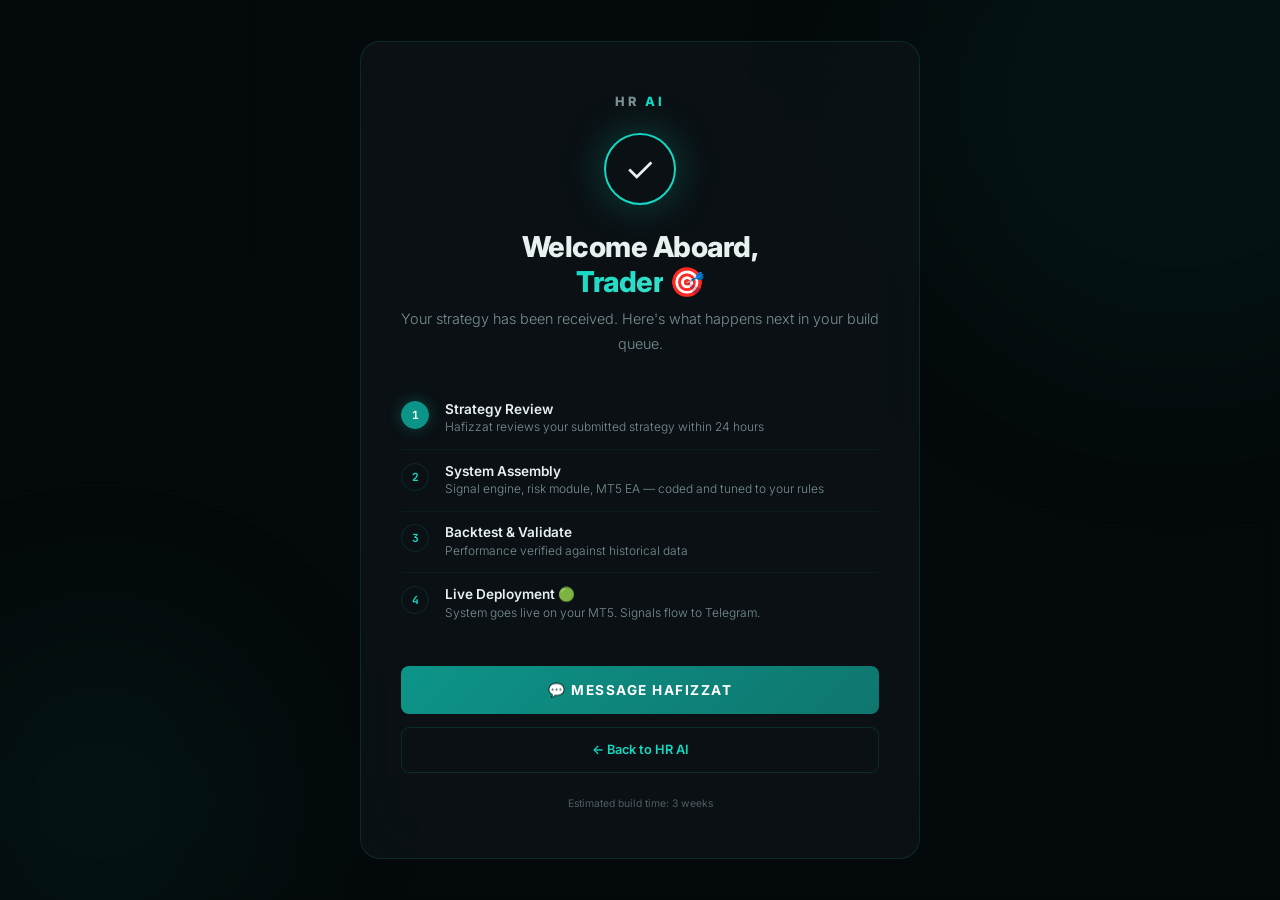
<file: thankyou.html>
<!DOCTYPE html>
<html lang="en">
<head>
  <meta charset="UTF-8">
  <meta name="viewport" content="width=device-width, initial-scale=1.0">
  <title>HR AI — Welcome Aboard</title>
  <link rel="preconnect" href="https://fonts.googleapis.com">
  <link href="https://fonts.googleapis.com/css2?family=Inter:wght@300;400;500;600;700;800;900&family=JetBrains+Mono:wght@400;500;700&display=swap" rel="stylesheet">
  <style>
    * { margin: 0; padding: 0; box-sizing: border-box; }
    :root {
      --cyan: #0d9488;
      --cyan-bright: #14d8c4;
      --cyan-glow: rgba(13, 148, 136, 0.4);
      --cyan-dim: rgba(13, 148, 136, 0.15);
      --bg: #05080a;
      --bg-card: rgba(13, 20, 25, 0.7);
      --text: #e8f0f0;
      --text-dim: #7a9296;
      --border: rgba(13, 148, 136, 0.2);
    }
    html { scroll-behavior: smooth; }
    body {
      font-family: 'Inter', sans-serif;
      background: var(--bg);
      color: var(--text);
      min-height: 100vh;
      display: flex;
      align-items: center;
      justify-content: center;
    }
    body::after {
      content: '';
      position: fixed;
      top: 0; left: 0;
      width: 100vw; height: 100vh;
      background: repeating-linear-gradient(0deg, transparent, transparent 2px, rgba(13, 148, 136, 0.015) 2px, rgba(13, 148, 136, 0.015) 4px);
      pointer-events: none;
      z-index: 1;
    }
    .orb {
      position: fixed;
      border-radius: 50%;
      filter: blur(80px);
      pointer-events: none;
      z-index: 0;
    }
    .orb-1 { width: 600px; height: 600px; background: rgba(13,148,136,0.06); top: -200px; right: -200px; animation: float 12s ease-in-out infinite; }
    .orb-2 { width: 400px; height: 400px; background: rgba(20,216,196,0.04); bottom: -100px; left: -100px; animation: float 15s ease-in-out infinite reverse; }
    @keyframes float { 0%,100%{transform:translate(0,0)} 33%{transform:translate(30px,-30px)} 66%{transform:translate(-20px,20px)} }
    @keyframes slideUp { from{opacity:0;transform:translateY(20px)} to{opacity:1;transform:translateY(0)} }
    @keyframes checkIn { 0%{transform:scale(0) rotate(-90deg);opacity:0} 50%{transform:scale(1.2) rotate(10deg)} 100%{transform:scale(1) rotate(0);opacity:1} }
    @keyframes shimmer { 0%,100%{background-position:0% 50%} 50%{background-position:100% 50%} }
    ::-webkit-scrollbar { width: 4px; }
    ::-webkit-scrollbar-track { background: transparent; }
    ::-webkit-scrollbar-thumb { background: var(--cyan); border-radius: 10px; }
    .content { position: relative; z-index: 2; max-width: 560px; margin: 2rem; animation: slideUp 0.6s ease-out; }
    .card { background: var(--bg-card); backdrop-filter: blur(30px); border: 1px solid var(--border); border-radius: 20px; padding: 3rem 2.5rem; text-align: center; }
    .check-icon { width: 72px; height: 72px; margin: 0 auto 1.5rem; border: 2px solid var(--cyan-bright); border-radius: 50%; display: flex; align-items: center; justify-content: center; font-size: 2.2rem; box-shadow: 0 0 40px var(--cyan-glow); animation: checkIn 0.6s ease-out 0.2s both; }
    .logo { font-weight: 800; font-size: 0.8rem; color: var(--text-dim); text-decoration: none; letter-spacing: 3px; text-transform: uppercase; margin-bottom: 1.5rem; display: inline-block; }
    .logo span { color: var(--cyan-bright); }
    h1 { font-size: 1.8rem; font-weight: 800; letter-spacing: -0.5px; margin-bottom: 0.5rem; animation: slideUp 0.5s ease-out 0.4s both; }
    h1 .gradient { background: linear-gradient(135deg, var(--cyan-bright), #5eead4); background-size: 200% 200%; -webkit-background-clip: text; -webkit-text-fill-color: transparent; animation: shimmer 3s ease-in-out infinite; }
    .sub { color: var(--text-dim); font-size: 0.9rem; line-height: 1.7; font-weight: 300; margin-bottom: 2rem; animation: slideUp 0.5s ease-out 0.6s both; }
    .steps { text-align: left; margin-bottom: 2rem; animation: slideUp 0.5s ease-out 0.8s both; }
    .step-item { display: flex; gap: 1rem; padding: 0.8rem 0; border-bottom: 1px solid rgba(13,148,136,0.08); }
    .step-item:last-child { border-bottom: none; }
    .step-num { width: 28px; height: 28px; min-width: 28px; border: 1px solid var(--border); border-radius: 50%; display: flex; align-items: center; justify-content: center; font-family: "JetBrains Mono", monospace; font-size: 0.7rem; font-weight: 700; color: var(--cyan-bright); }
    .step-item.active .step-num { background: var(--cyan); border-color: var(--cyan); color: #fff; box-shadow: 0 0 15px var(--cyan-glow); }
    .step-text h4 { font-size: 0.85rem; font-weight: 600; margin-bottom: 0.15rem; }
    .step-text p { color: var(--text-dim); font-size: 0.75rem; font-weight: 300; line-height: 1.4; }
    .btn-group { display: flex; flex-direction: column; gap: 0.8rem; animation: slideUp 0.5s ease-out 1s both; }
    .btn-primary { display: block; width: 100%; padding: 1rem; background: linear-gradient(135deg, var(--cyan), #0f766e); color: #fff; border: none; border-radius: 8px; font-size: 0.85rem; font-weight: 700; cursor: pointer; text-decoration: none; text-transform: uppercase; letter-spacing: 1.5px; transition: transform 0.15s, box-shadow 0.3s; font-family: 'Inter', sans-serif; }
    .btn-primary:hover { transform: translateY(-2px); box-shadow: 0 0 30px var(--cyan-glow); }
    .btn-outline { display: block; width: 100%; padding: 0.9rem; background: transparent; color: var(--cyan-bright); border: 1px solid var(--border); border-radius: 8px; font-size: 0.8rem; font-weight: 600; cursor: pointer; text-decoration: none; transition: border-color 0.3s, background 0.3s; font-family: 'Inter', sans-serif; }
    .btn-outline:hover { border-color: var(--cyan); background: var(--cyan-dim); }
    .footer-note { margin-top: 1.5rem; color: var(--text-dim); font-size: 0.65rem; opacity: 0.6; }
    @media (max-width: 500px) { .card { padding: 2rem 1.5rem; } h1 { font-size: 1.4rem; } }
    @media (prefers-reduced-motion: reduce) { *, *::before, *::after { animation-duration: 0.01ms !important; transition-duration: 0.01ms !important; } .orb { display: none; } }
  </style>
</head>
<body>
  <div class="orb orb-1"></div>
  <div class="orb orb-2"></div>
  <div class="content">
    <div class="card">
      <div class="logo">HR <span>AI</span></div>
      <div class="check-icon">✓</div>
      <h1>Welcome Aboard,<br><span class="gradient">Trader</span> 🎯</h1>
      <p class="sub">Your strategy has been received. Here's what happens next in your build queue.</p>
      <div class="steps">
        <div class="step-item active">
          <div class="step-num">1</div>
          <div class="step-text">
            <h4>Strategy Review</h4>
            <p>Hafizzat reviews your submitted strategy within 24 hours</p>
          </div>
        </div>
        <div class="step-item">
          <div class="step-num">2</div>
          <div class="step-text">
            <h4>System Assembly</h4>
            <p>Signal engine, risk module, MT5 EA — coded and tuned to your rules</p>
          </div>
        </div>
        <div class="step-item">
          <div class="step-num">3</div>
          <div class="step-text">
            <h4>Backtest &amp; Validate</h4>
            <p>Performance verified against historical data</p>
          </div>
        </div>
        <div class="step-item">
          <div class="step-num">4</div>
          <div class="step-text">
            <h4>Live Deployment 🟢</h4>
            <p>System goes live on your MT5. Signals flow to Telegram.</p>
          </div>
        </div>
      </div>
      <div class="btn-group">
        <a href="https://t.me/MsRinaC" class="btn-primary" target="_blank">💬 Message Hafizzat</a>
        <a href="/hr-ai/" class="btn-outline">← Back to HR AI</a>
      </div>
      <div class="footer-note">Estimated build time: 3 weeks</div>
    </div>
  </div>
</body>
</html>
</file>
